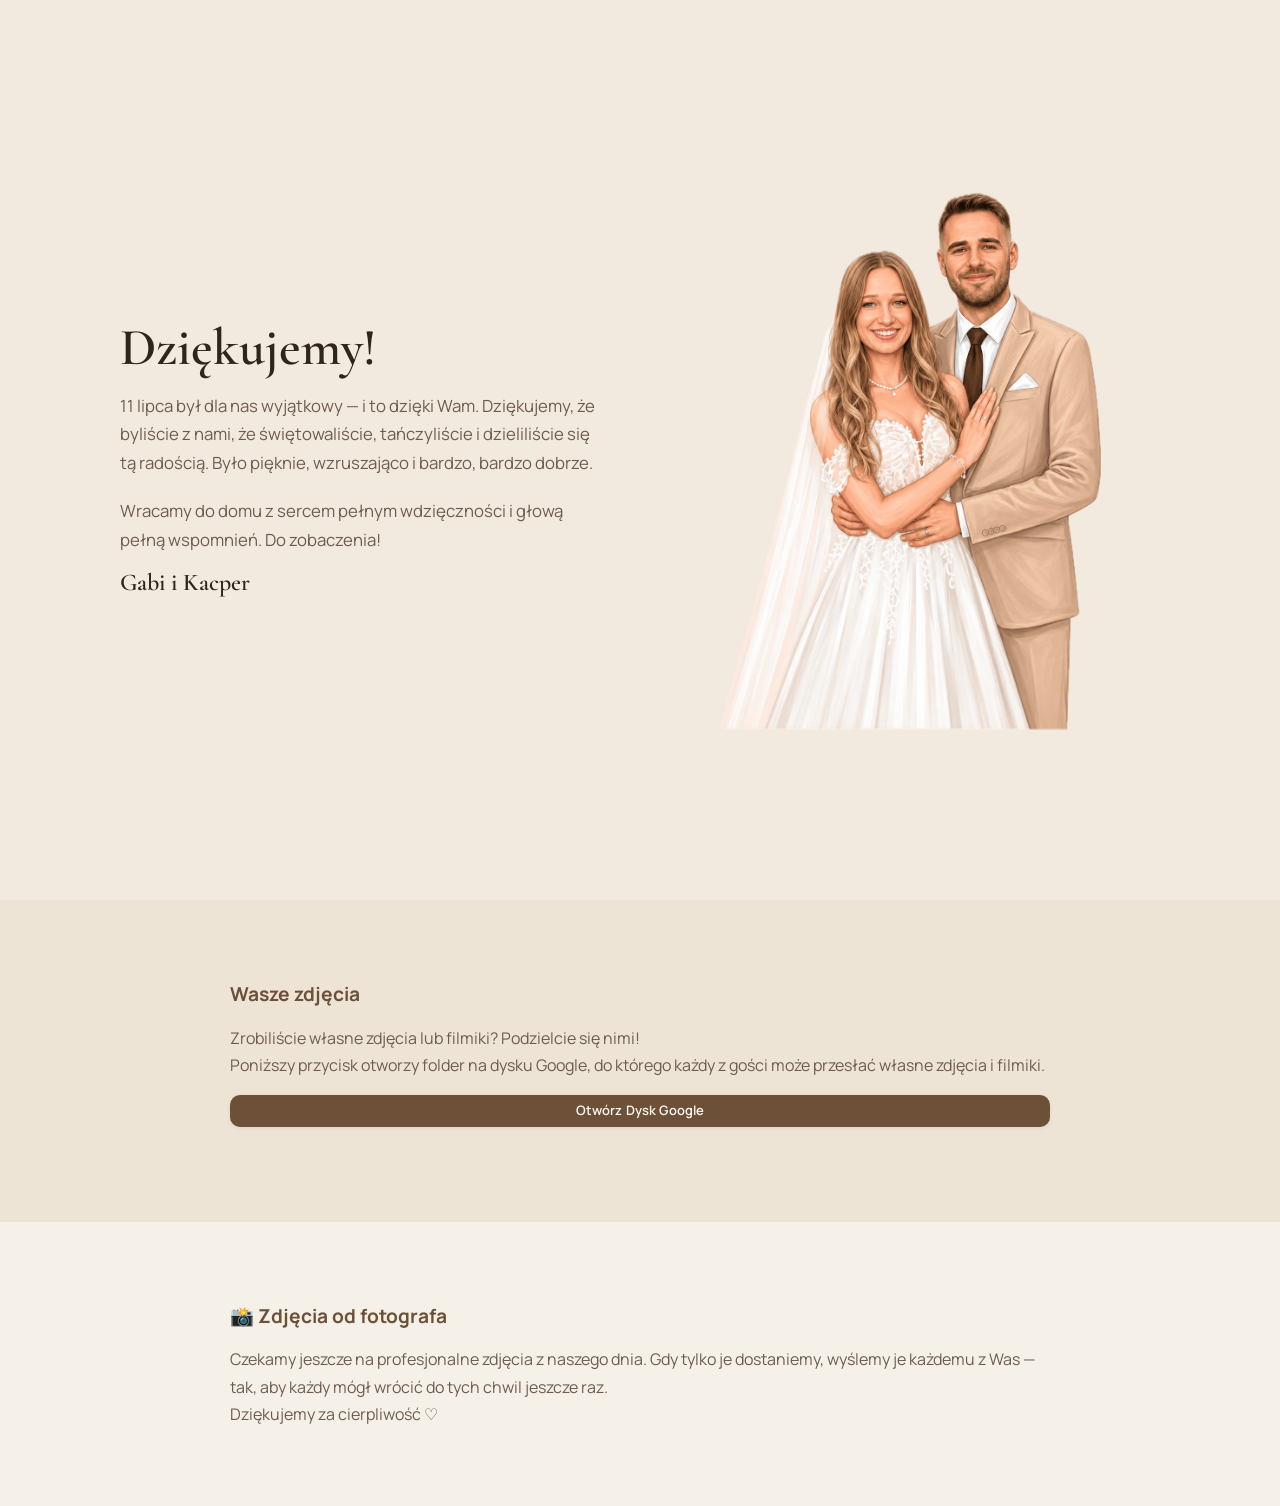
<file: index.html>
<!doctype html>
<html lang="pl">

<head>
  <meta charset="UTF-8" />
  <meta name="robots" content="noindex, nofollow">
  <meta name="viewport" content="width=device-width, initial-scale=1.0" />
  <title>Gabriela i Kacper</title>
  <meta name="description" content="11.07.2026 • Dziękujemy za wspólnie spędzony dzień" />
  <meta property="og:title" content="Gabriela i Kacper">
  <meta property="og:description" content="11.07.2026 • Dziękujemy za wspólnie spędzony dzień">
  <meta property="og:image" content="https://www.gabi-kacper.pl/og-image-gk.jpg">
  <meta property="og:url" content="https://www.gabi-kacper.pl/">
  <link rel="preconnect" href="https://fonts.googleapis.com" />
  <link rel="preconnect" href="https://fonts.gstatic.com" crossorigin />
  <link
    href="https://fonts.googleapis.com/css2?family=Cormorant+Garamond:wght@400;500;600;700&family=Manrope:wght@400;500;600;700&display=swap"
    rel="stylesheet" />
  <link rel="stylesheet" href="./styles.css" />
</head>

<!-- Google tag (gtag.js) -->
<script async src="https://www.googletagmanager.com/gtag/js?id=G-9XC9R5BTX1"></script>
<script>
  window.dataLayer = window.dataLayer || [];
  function gtag() { dataLayer.push(arguments); }
  gtag('js', new Date());
  gtag('config', 'G-9XC9R5BTX1');
</script>

<body>
  <main id="start">
    <section class="hero hero-home section section-plain" style="min-height: 100vh;">
      <div class="container hero-grid" style="margin: 0 auto;">

        <div class="hero-copy">
          <h1>Dziękujemy!</h1>

          <p class="hero-lead">
            11 lipca był dla nas wyjątkowy — i to dzięki Wam. Dziękujemy, że byliście z nami, że świętowaliście,
            tańczyliście i dzieliliście się tą radością. Było pięknie, wzruszająco i bardzo, bardzo dobrze.
          </p>

          <p class="hero-lead" style="margin-top: 1.25rem;">
            Wracamy do domu z sercem pełnym wdzięczności i głową pełną wspomnień. Do zobaczenia!
          </p>

          <h3 class="hero-date" style="padding-top: 8px; margin-bottom: 0;">Gabi i Kacper</h3>
        </div>

        <div class="hero-visual" style="padding-top: 0;">
          <div class="photo-placeholder" style="padding: 0; padding-top: 20px;">
            <img src="./gabi-kacper.png" alt="Gabriela i Kacper">
          </div>
        </div>

      </div>
    </section>

    <section class="section section-tint" id="zdjecia">
      <div class="container">
        <article class="timeline-item">
          <p class="eyebrow-big">Wasze zdjęcia</p>
          <div class="timeline-content">
            <p>
              Zrobiliście własne zdjęcia lub filmiki? Podzielcie się nimi!
              <br />
              Poniższy przycisk otworzy folder na dysku Google, do którego każdy z gości może przesłać własne zdjęcia i
              filmiki.
            </p>
            <p>
              <a class="text-link"
                href="https://drive.google.com/drive/folders/1z8r4OT8mo3P-0a9zrAPdYH2qPw1SjypY?usp=share_link"
                target="_blank" rel="noreferrer"
                style="width:100% !important; margin-top: 16px; margin-bottom: 16px;">Otwórz Dysk
                Google</a>
            </p>
          </div>
        </article>
      </div>
    </section>

    <section class="section section-plain" id="fotograf">
      <div class="container">
        <article class="timeline-item">
          <p class="eyebrow-big">📸 Zdjęcia od fotografa</p>
          <div class="timeline-content">
            <p>
              Czekamy jeszcze na profesjonalne zdjęcia z naszego dnia. Gdy tylko je dostaniemy, wyślemy je
              każdemu z Was — tak, aby każdy mógł wrócić do tych chwil jeszcze raz.
            </p>
            <p>
              Dziękujemy za cierpliwość ♡
            </p>
          </div>
        </article>
      </div>
    </section>
  </main>
</body>

</html>
</file>
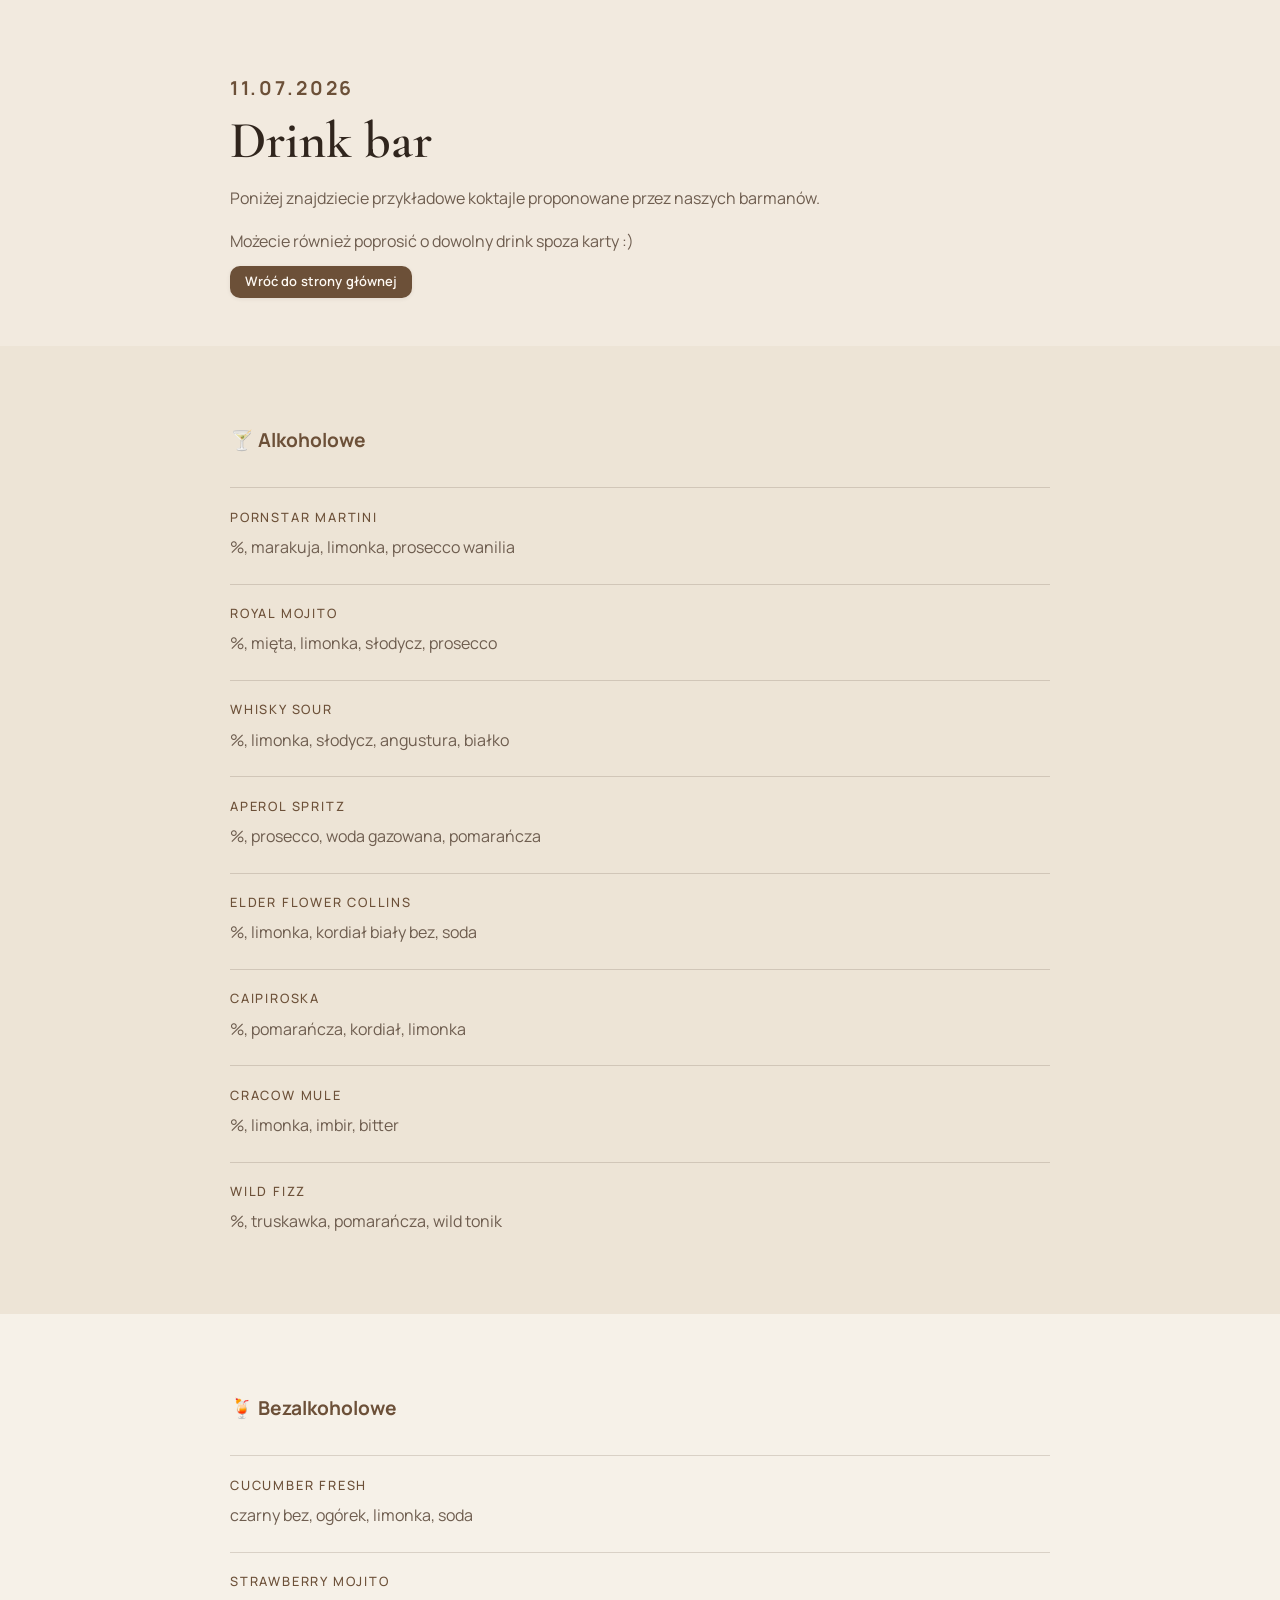
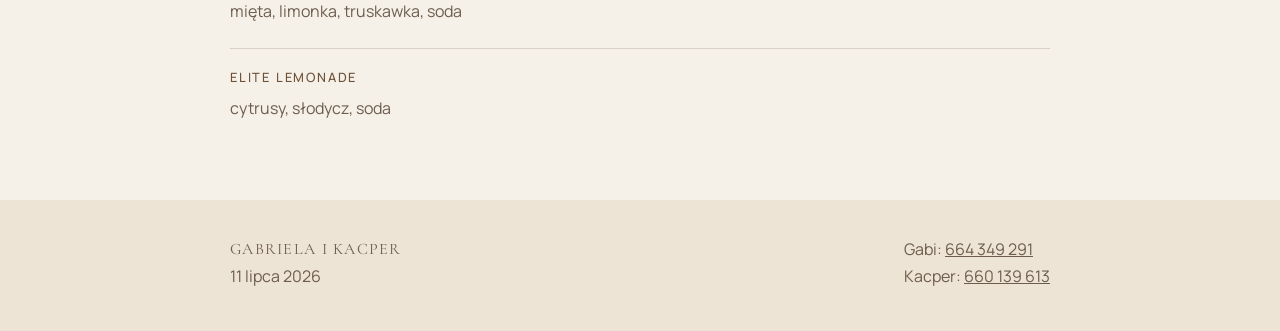
<file: wip/bar.html>
<!doctype html>
<html lang="pl">

<head>
    <meta charset="UTF-8" />
    <meta name="viewport" content="width=device-width, initial-scale=1.0" />
    <title>Drink bar — Gabriela i Kacper</title>
    <meta name="description"
        content="Propozycje koktajli alkoholowych i bezalkoholowych na weselu Gabrieli i Kacpra, 11 lipca 2026." />
    <link rel="preconnect" href="https://fonts.googleapis.com" />
    <link rel="preconnect" href="https://fonts.gstatic.com" crossorigin />
    <link
        href="https://fonts.googleapis.com/css2?family=Cormorant+Garamond:wght@400;500;600;700&family=Manrope:wght@400;500;600;700&display=swap"
        rel="stylesheet" />
    <link rel="stylesheet" href="./styles.css" />
</head>

<!-- Google tag (gtag.js) -->
<script async src="https://www.googletagmanager.com/gtag/js?id=G-9XC9R5BTX1"></script>
<script>
    window.dataLayer = window.dataLayer || [];
    function gtag() { dataLayer.push(arguments); }
    gtag('js', new Date());
    gtag('config', 'G-9XC9R5BTX1');
</script>

<body>
    <main id="start">
        <section class="hero section section-plain">
            <div class="container">
                <div class="hero-copy">
                    <p class="eyebrow eyebrow-big">11.07.2026</p>
                    <h1>Drink bar</h1>
                    <p class="hero-lead">
                        Poniżej znajdziecie przykładowe koktajle proponowane przez naszych barmanów.
                    </p>
                    <p class="hero-lead">
                        Możecie również poprosić o dowolny drink spoza karty :)
                    </p>
                    <a class="text-link" href="./index.html#bar">Wróć do strony głównej</a>
                </div>
            </div>
        </section>

        <section class="section section-tint" id="alkoholowe">
            <div class="container">
                <div class="timeline">
                    <article class="timeline-item">
                        <p class="eyebrow-big">🍸 Alkoholowe</p>
                    </article>

                    <article class="timeline-item">
                        <p class="card-kicker card-kicker-medium">Pornstar martini</p>
                        <div class="timeline-content">
                            <p>%, marakuja, limonka, prosecco wanilia</p>
                        </div>
                    </article>

                    <article class="timeline-item">
                        <p class="card-kicker card-kicker-medium">Royal mojito</p>
                        <div class="timeline-content">
                            <p>%, mięta, limonka, słodycz, prosecco</p>
                        </div>
                    </article>

                    <article class="timeline-item">
                        <p class="card-kicker card-kicker-medium">Whisky sour</p>
                        <div class="timeline-content">
                            <p>%, limonka, słodycz, angustura, białko</p>
                        </div>
                    </article>

                    <article class="timeline-item">
                        <p class="card-kicker card-kicker-medium">Aperol spritz</p>
                        <div class="timeline-content">
                            <p>%, prosecco, woda gazowana, pomarańcza</p>
                        </div>
                    </article>

                    <article class="timeline-item">
                        <p class="card-kicker card-kicker-medium">Elder flower collins</p>
                        <div class="timeline-content">
                            <p>%, limonka, kordiał biały bez, soda</p>
                        </div>
                    </article>

                    <article class="timeline-item">
                        <p class="card-kicker card-kicker-medium">Caipiroska</p>
                        <div class="timeline-content">
                            <p>%, pomarańcza, kordiał, limonka</p>
                        </div>
                    </article>

                    <article class="timeline-item">
                        <p class="card-kicker card-kicker-medium">Cracow mule</p>
                        <div class="timeline-content">
                            <p>%, limonka, imbir, bitter</p>
                        </div>
                    </article>

                    <article class="timeline-item">
                        <p class="card-kicker card-kicker-medium">Wild fizz</p>
                        <div class="timeline-content">
                            <p>%, truskawka, pomarańcza, wild tonik</p>
                        </div>
                    </article>
                </div>
            </div>
        </section>

        <section class="section section-plain" id="bezalkoholowe">
            <div class="container">
                <div class="timeline">
                    <article class="timeline-item">
                        <p class="eyebrow-big">🍹 Bezalkoholowe</p>
                    </article>

                    <article class="timeline-item">
                        <p class="card-kicker card-kicker-medium">Cucumber fresh</p>
                        <div class="timeline-content">
                            <p>czarny bez, ogórek, limonka, soda</p>
                        </div>
                    </article>

                    <article class="timeline-item">
                        <p class="card-kicker card-kicker-medium">Strawberry mojito</p>
                        <div class="timeline-content">
                            <p>mięta, limonka, truskawka, soda</p>
                        </div>
                    </article>

                    <article class="timeline-item">
                        <p class="card-kicker card-kicker-medium">Elite lemonade</p>
                        <div class="timeline-content">
                            <p>cytrusy, słodycz, soda</p>
                        </div>
                    </article>
                </div>
            </div>
        </section>
    </main>

    <footer class="site-footer footer-tint">
        <div class="container footer-shell">
            <div>
                <p class="footer-mark">Gabriela i Kacper</p>
                <p>11 lipca 2026</p>
            </div>
            <div>
                <p>
                    Gabi: <a href="tel:664349291">664 349 291</a>
                    <br />
                    Kacper: <a href="tel:660139613">660 139 613</a>
                </p>
            </div>
        </div>
    </footer>
</body>

</html>
</file>
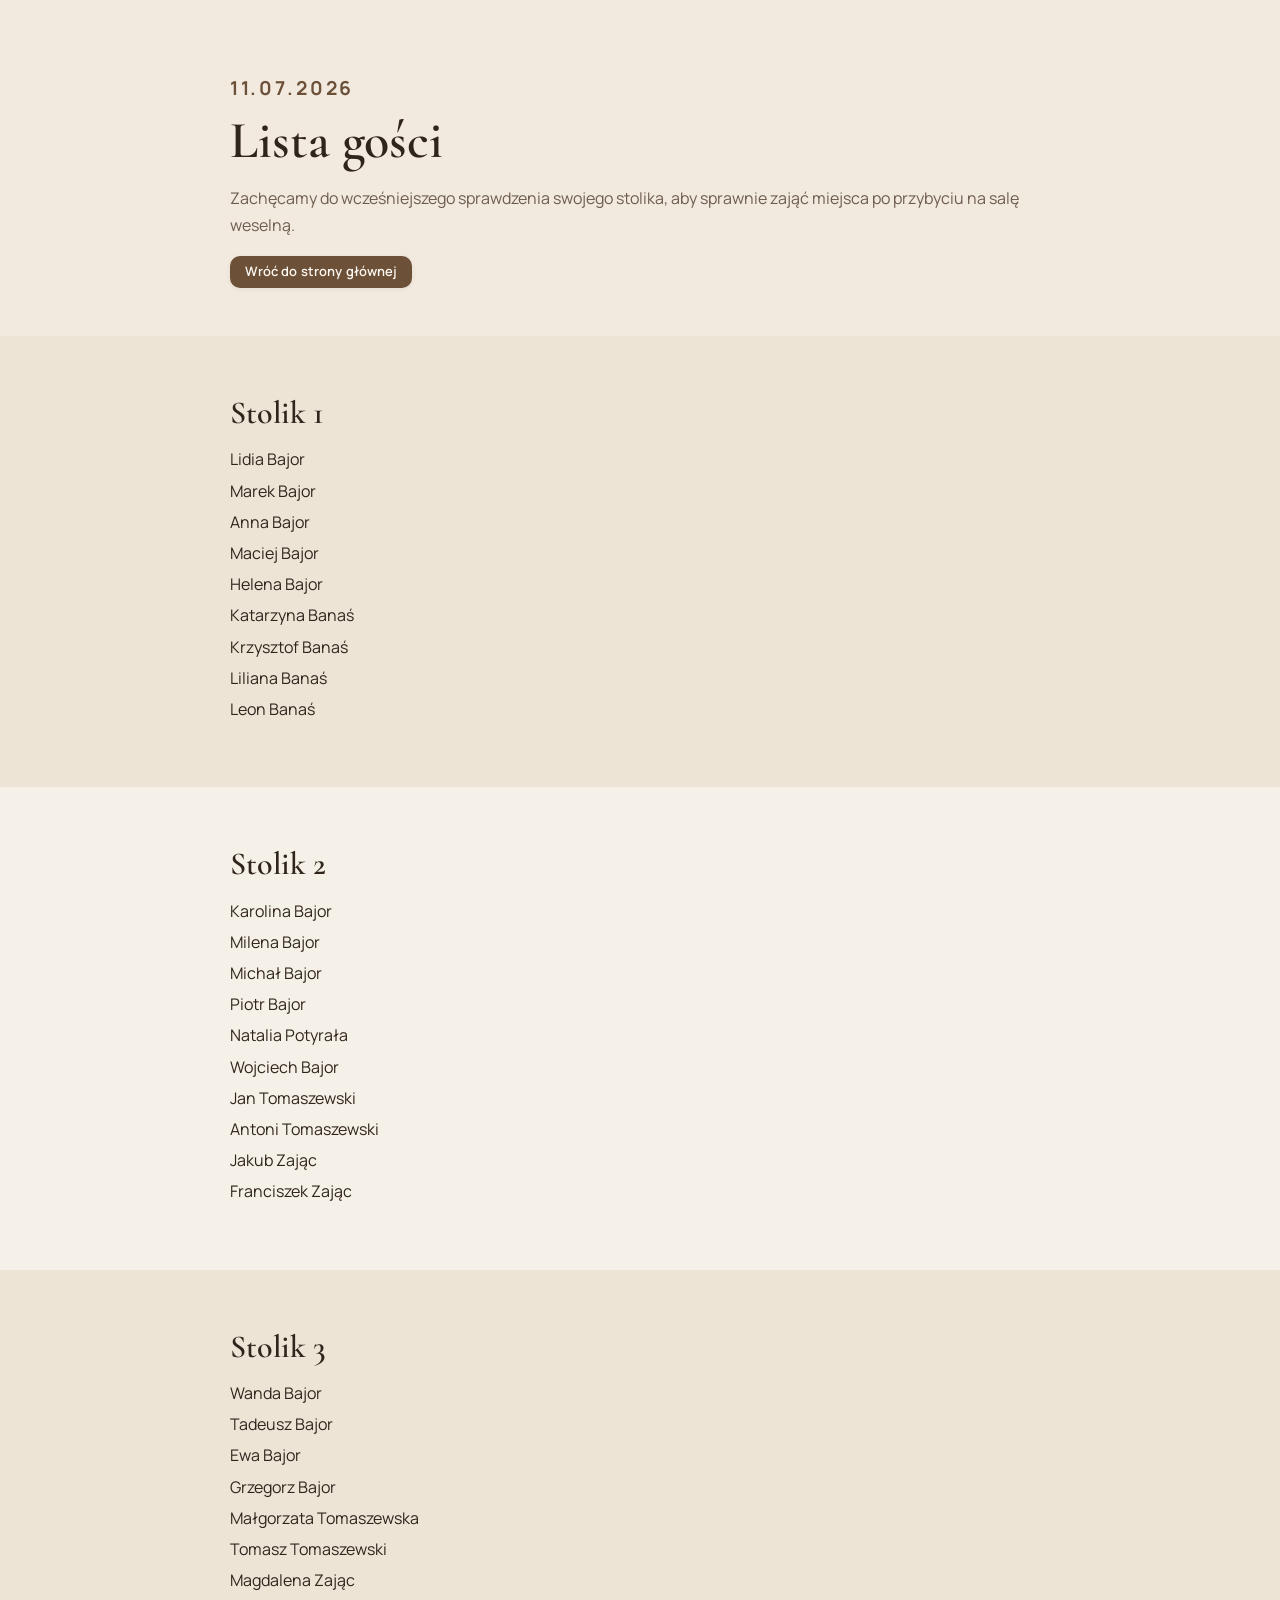
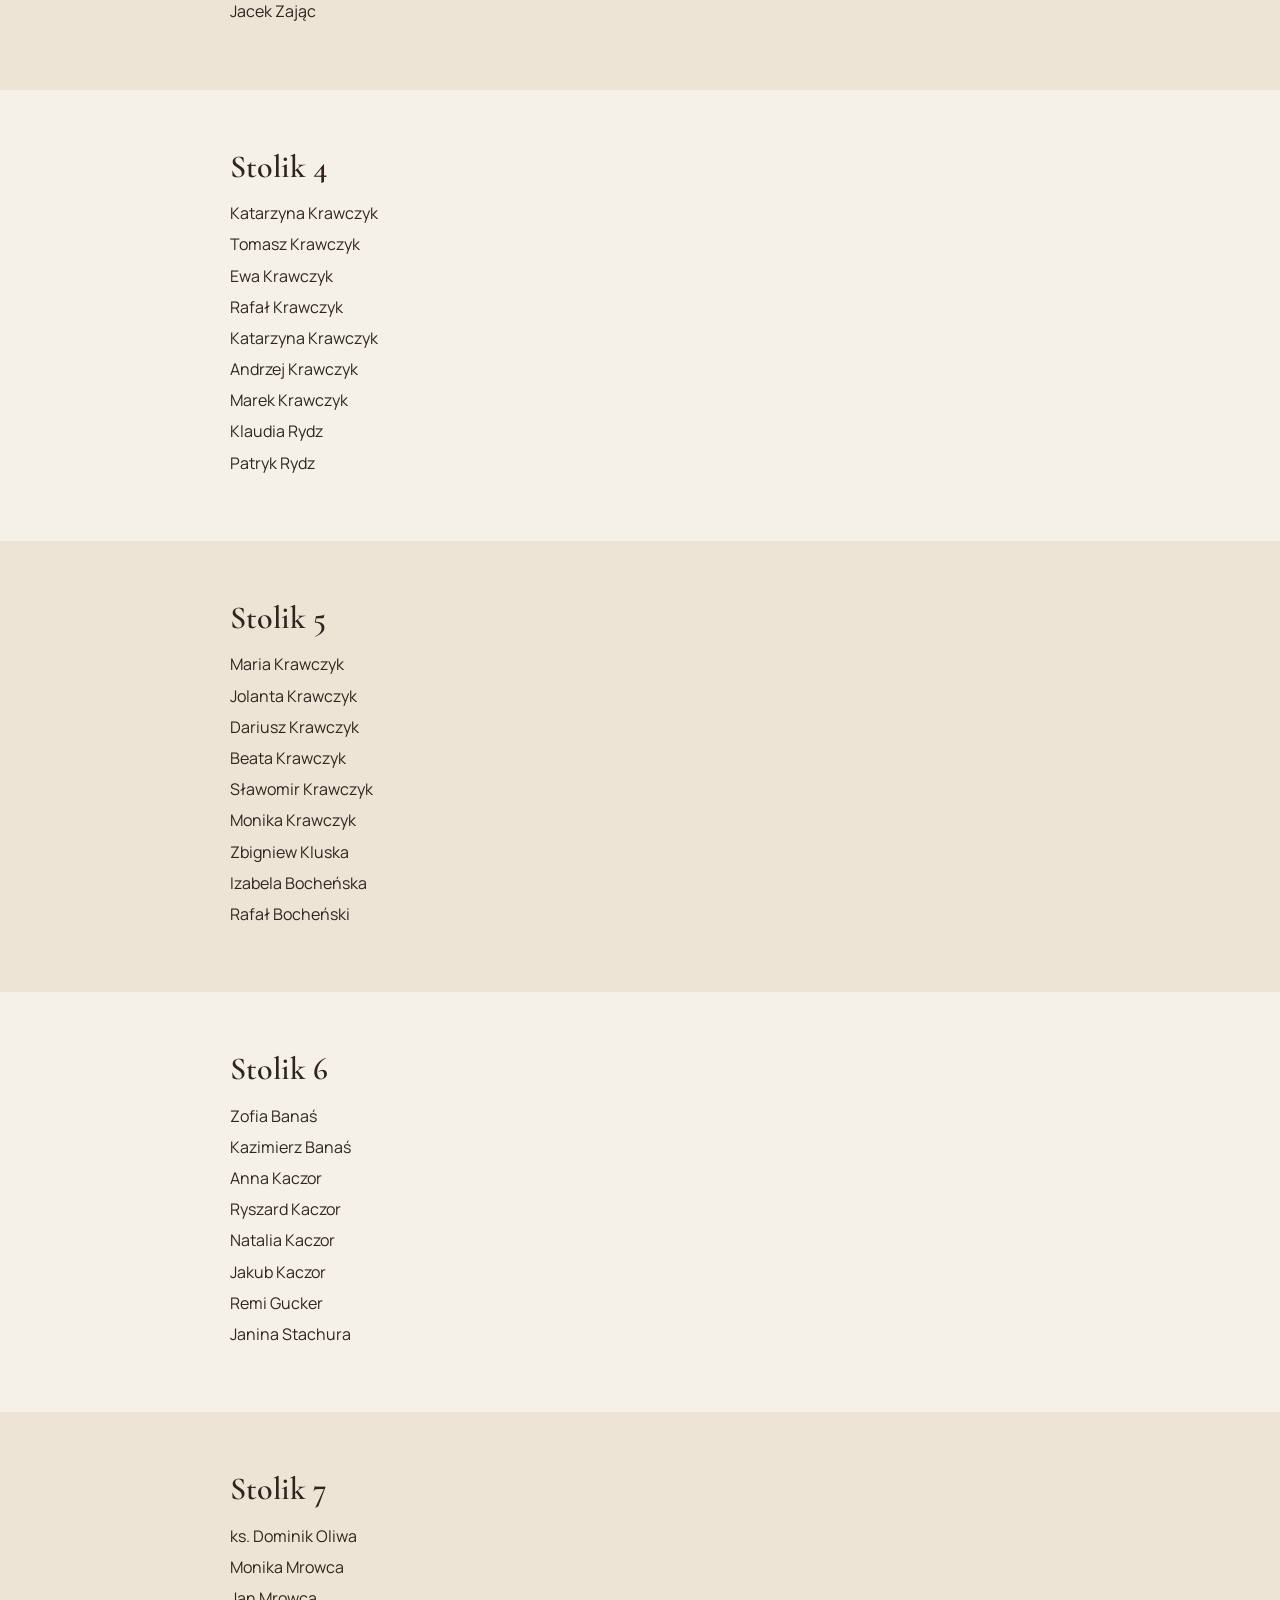
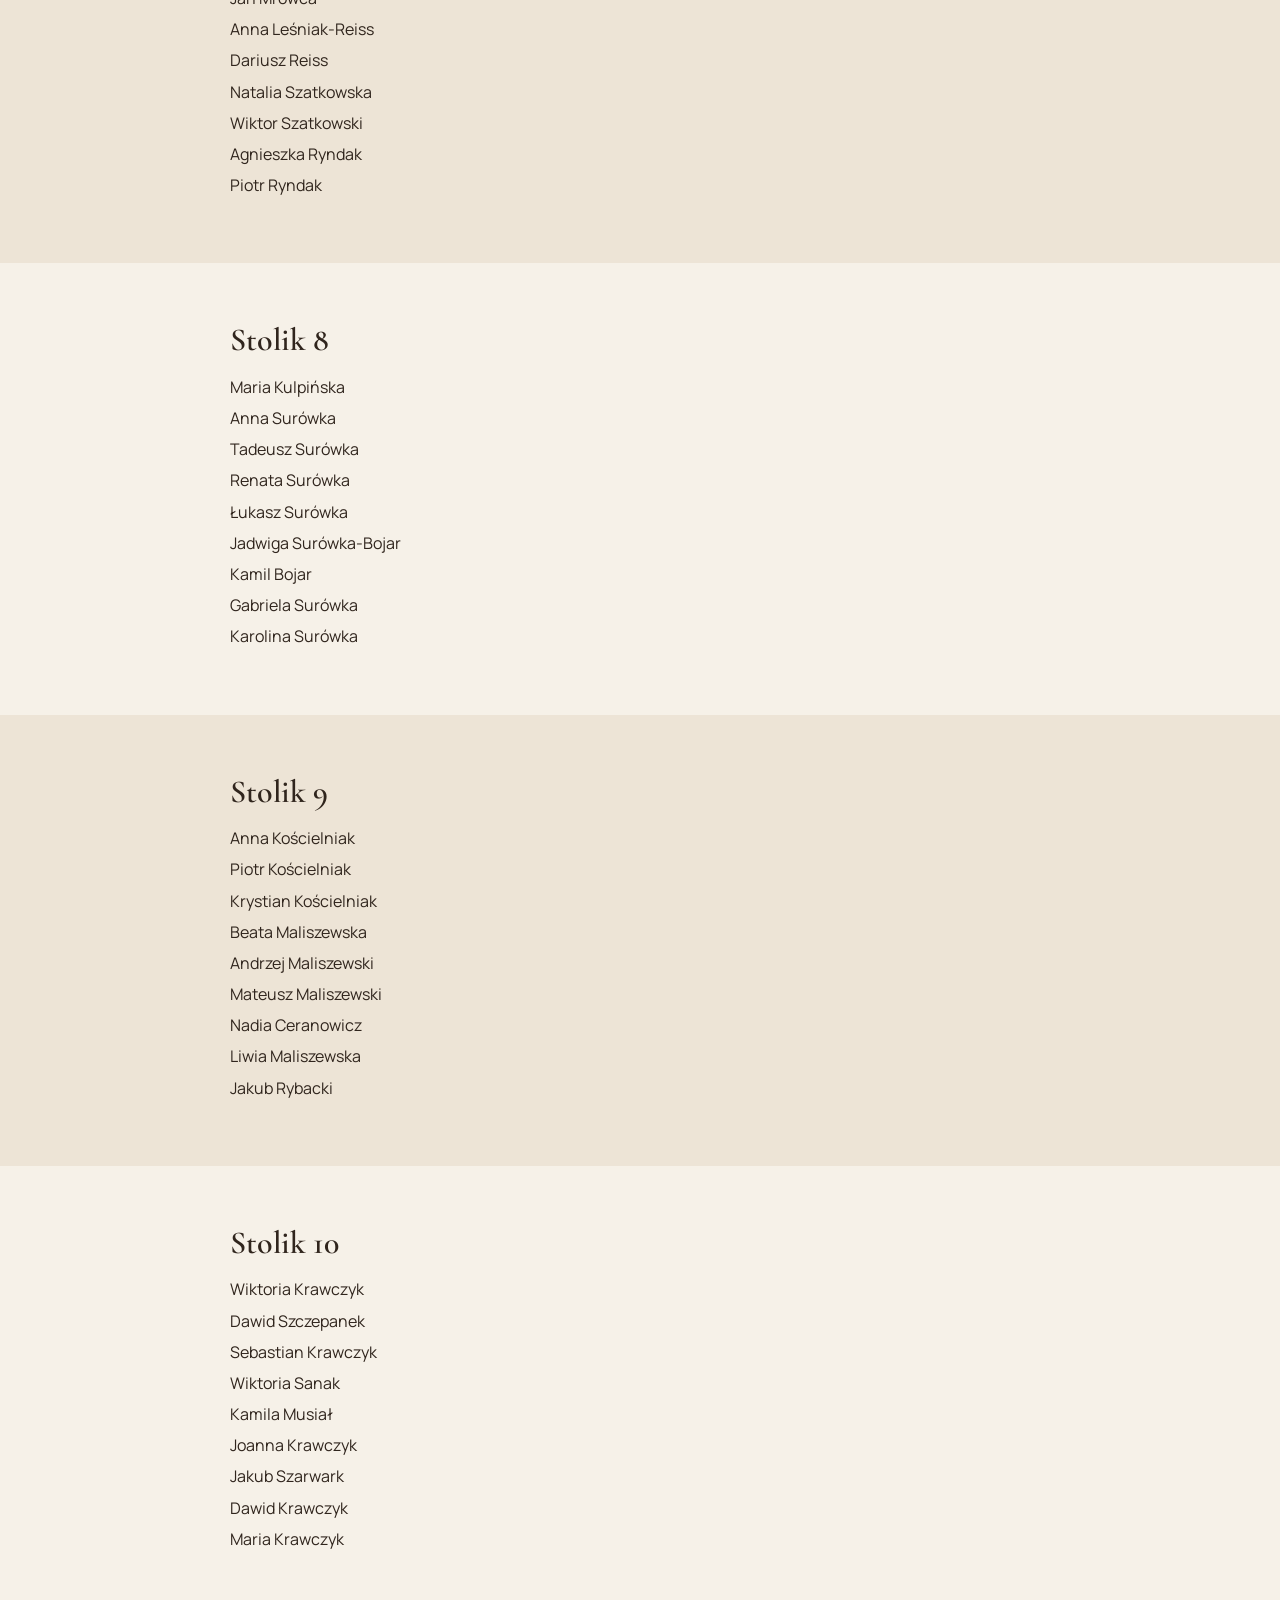
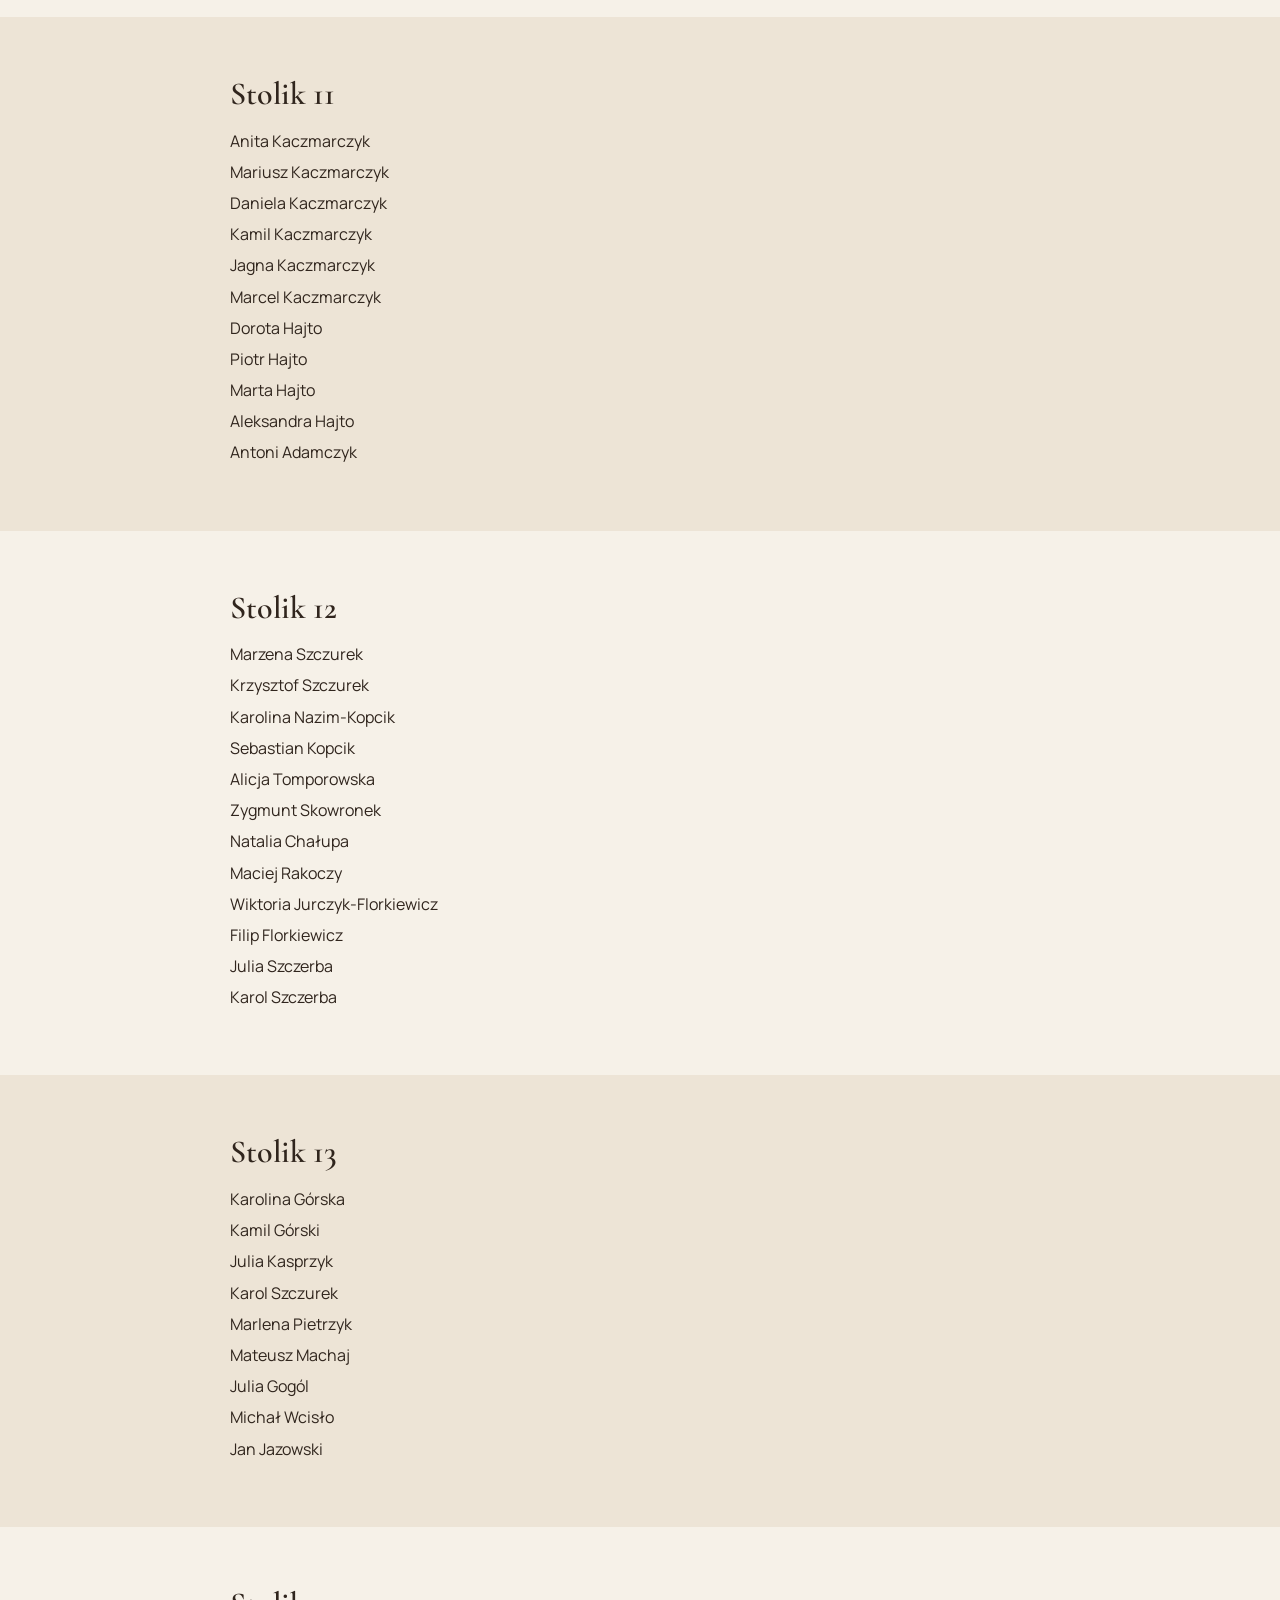
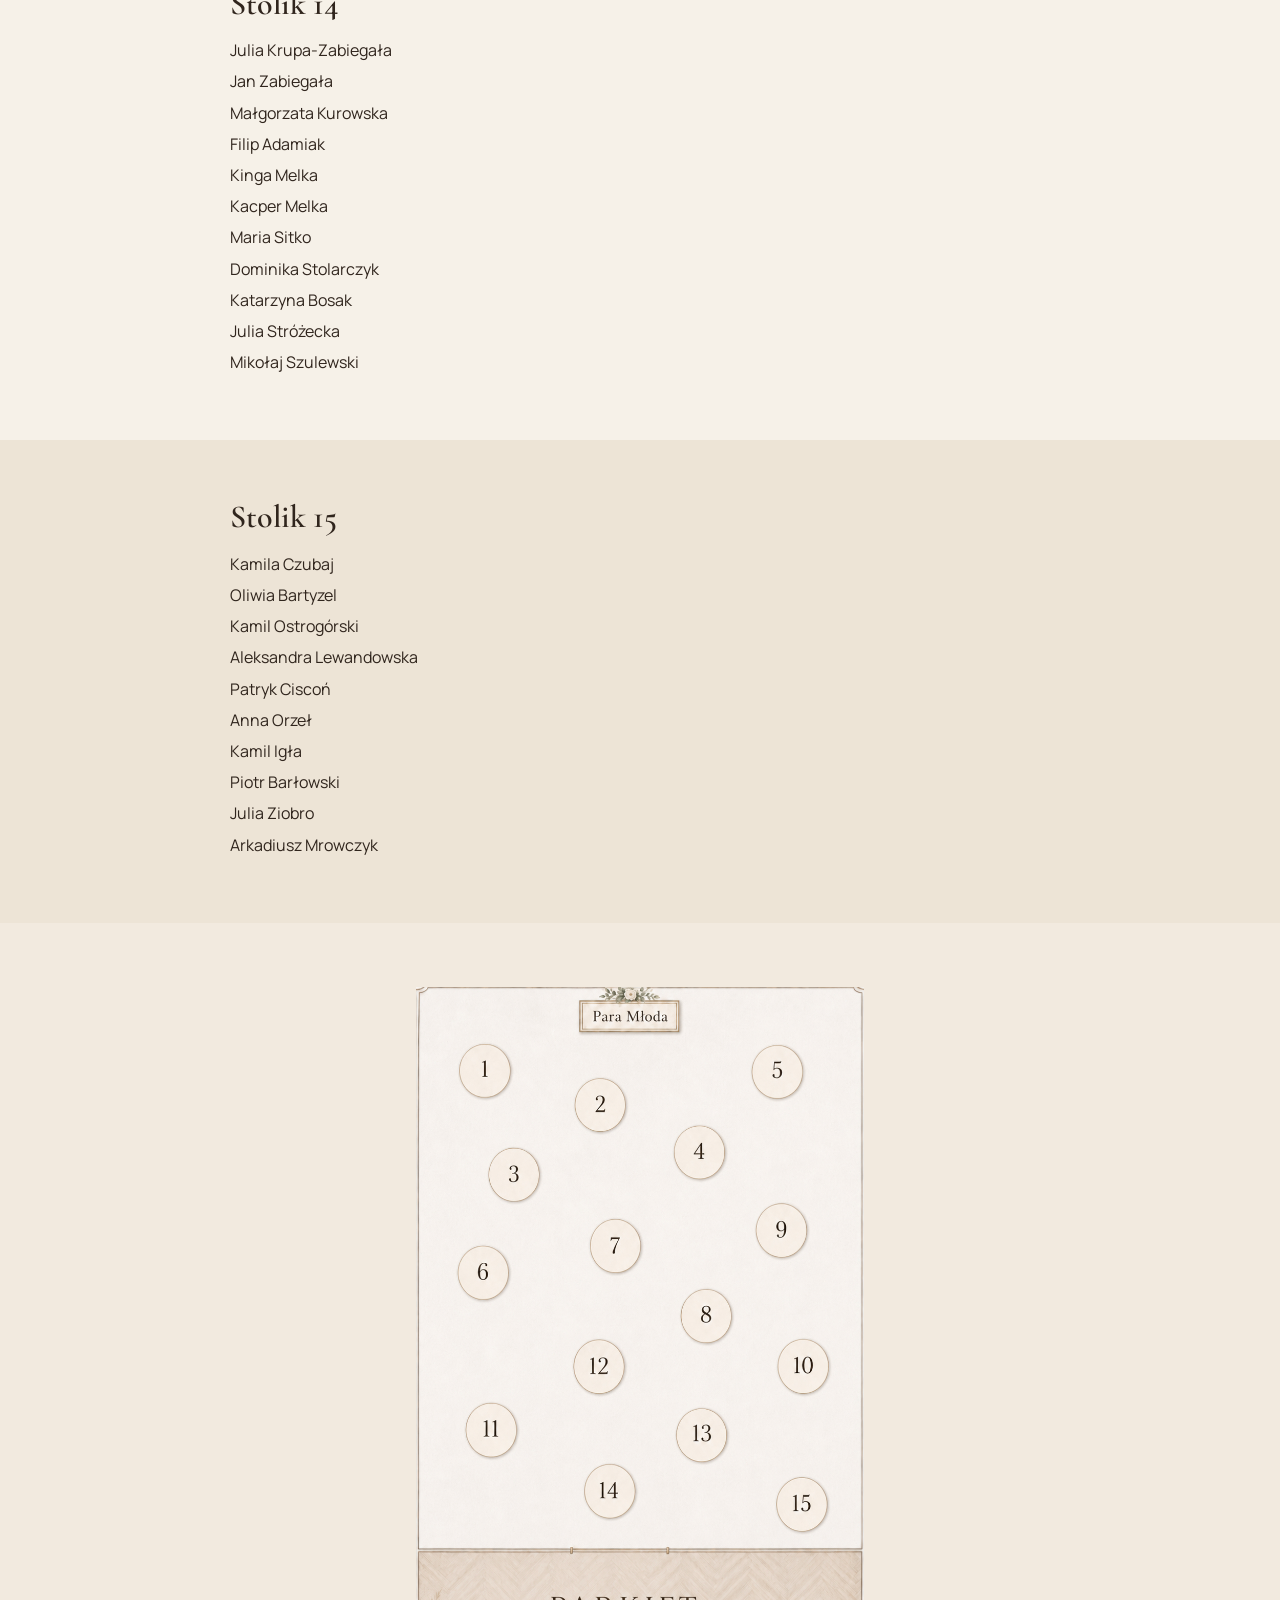
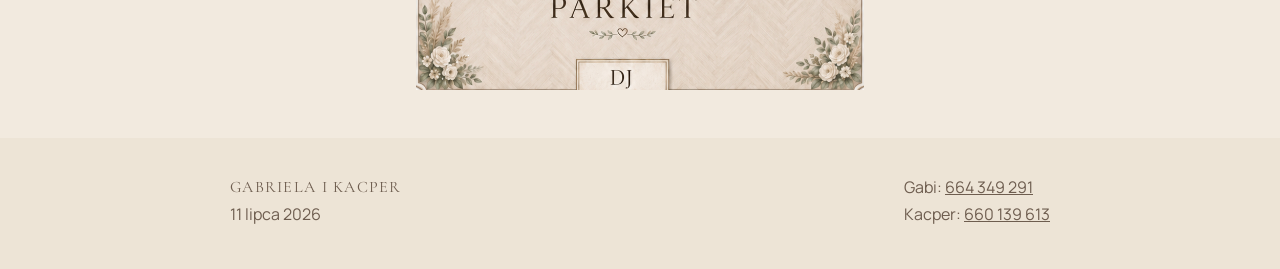
<file: wip/lista-gosci.html>
<!doctype html>
<html lang="pl">

<head>
  <meta charset="UTF-8" />
  <meta name="viewport" content="width=device-width, initial-scale=1.0" />
  <title>Lista gości — Gabriela i Kacper</title>
  <meta name="description"
    content="Wersja robocza rozsadzenia gości weselnych przy stolikach — Gabriela i Kacper, 11 lipca 2026." />
  <link rel="preconnect" href="https://fonts.googleapis.com" />
  <link rel="preconnect" href="https://fonts.gstatic.com" crossorigin />
  <link
    href="https://fonts.googleapis.com/css2?family=Cormorant+Garamond:wght@400;500;600;700&family=Manrope:wght@400;500;600;700&display=swap"
    rel="stylesheet" />
  <link rel="stylesheet" href="./styles.css" />
</head>

<!-- Google tag (gtag.js) -->
<script async src="https://www.googletagmanager.com/gtag/js?id=G-9XC9R5BTX1"></script>
<script>
  window.dataLayer = window.dataLayer || [];
  function gtag() { dataLayer.push(arguments); }
  gtag('js', new Date());
  gtag('config', 'G-9XC9R5BTX1');
</script>

<body>
  <main id="start">
    <section class="hero section section-plain">
      <div class="container">
        <div class="hero-copy">
          <p class="eyebrow eyebrow-big">11.07.2026</p>
          <h1>Lista gości</h1>
          <p class="hero-lead" style="margin-bottom: 6px;">
            Zachęcamy do wcześniejszego sprawdzenia swojego stolika, aby sprawnie zająć miejsca po przybyciu na salę
            weselną.
          </p>
          <a class="text-link" href="./index.html#rozsadzenie-gosci">Wróć do strony głównej</a>
        </div>
      </div>
    </section>

    <section class="section section-tint" id="stolik1">
      <div class="container">
        <div class="place-list">
          <article class="place-item guest-table-card">
            <h3 style="margin-bottom: 16px;">Stolik 1</h3>
            <p style="margin-bottom: 4px;">Lidia Bajor</p>
            <p style="margin-bottom: 4px;">Marek Bajor</p>
            <p style="margin-bottom: 4px;">Anna Bajor</p>
            <p style="margin-bottom: 4px;">Maciej Bajor</p>
            <p style="margin-bottom: 4px;">Helena Bajor</p>
            <p style="margin-bottom: 4px;">Katarzyna Banaś</p>
            <p style="margin-bottom: 4px;">Krzysztof Banaś</p>
            <p style="margin-bottom: 4px;">Liliana Banaś</p>
            <p style="margin-bottom: 4px;">Leon Banaś</p>
          </article>
        </div>
      </div>
    </section>

    <section class="section section-plain" id="stolik2">
      <div class="container">
        <div class="place-list">
          <article class="place-item guest-table-card">
            <h3 style="margin-bottom: 16px;">Stolik 2</h3>
            <p style="margin-bottom: 4px;">Karolina Bajor</p>
            <p style="margin-bottom: 4px;">Milena Bajor</p>
            <p style="margin-bottom: 4px;">Michał Bajor</p>
            <p style="margin-bottom: 4px;">Piotr Bajor</p>
            <p style="margin-bottom: 4px;">Natalia Potyrała</p>
            <p style="margin-bottom: 4px;">Wojciech Bajor</p>
            <p style="margin-bottom: 4px;">Jan Tomaszewski</p>
            <p style="margin-bottom: 4px;">Antoni Tomaszewski</p>
            <p style="margin-bottom: 4px;">Jakub Zając</p>
            <p style="margin-bottom: 4px;">Franciszek Zając</p>
          </article>
        </div>
      </div>
    </section>

    <section class="section section-tint" id="stolik3">
      <div class="container">
        <div class="place-list">
          <article class="place-item guest-table-card">
            <h3 style="margin-bottom: 16px;">Stolik 3</h3>
            <p style="margin-bottom: 4px;">Wanda Bajor</p>
            <p style="margin-bottom: 4px;">Tadeusz Bajor</p>
            <p style="margin-bottom: 4px;">Ewa Bajor</p>
            <p style="margin-bottom: 4px;">Grzegorz Bajor</p>
            <p style="margin-bottom: 4px;">Małgorzata Tomaszewska</p>
            <p style="margin-bottom: 4px;">Tomasz Tomaszewski</p>
            <p style="margin-bottom: 4px;">Magdalena Zając</p>
            <p style="margin-bottom: 4px;">Jacek Zając</p>
          </article>
        </div>
      </div>
    </section>

    <section class="section section-plain" id="stolik4">
      <div class="container">
        <div class="place-list">
          <article class="place-item guest-table-card">
            <h3 style="margin-bottom: 16px;">Stolik 4</h3>
            <p style="margin-bottom: 4px;">Katarzyna Krawczyk</p>
            <p style="margin-bottom: 4px;">Tomasz Krawczyk</p>
            <p style="margin-bottom: 4px;">Ewa Krawczyk</p>
            <p style="margin-bottom: 4px;">Rafał Krawczyk</p>
            <p style="margin-bottom: 4px;">Katarzyna Krawczyk</p>
            <p style="margin-bottom: 4px;">Andrzej Krawczyk</p>
            <p style="margin-bottom: 4px;">Marek Krawczyk</p>
            <p style="margin-bottom: 4px;">Klaudia Rydz</p>
            <p style="margin-bottom: 4px;">Patryk Rydz</p>
          </article>
        </div>
      </div>
    </section>

    <section class="section section-tint" id="stolik5">
      <div class="container">
        <div class="place-list">
          <article class="place-item guest-table-card">
            <h3 style="margin-bottom: 16px;">Stolik 5</h3>
            <p style="margin-bottom: 4px;">Maria Krawczyk</p>
            <p style="margin-bottom: 4px;">Jolanta Krawczyk</p>
            <p style="margin-bottom: 4px;">Dariusz Krawczyk</p>
            <p style="margin-bottom: 4px;">Beata Krawczyk</p>
            <p style="margin-bottom: 4px;">Sławomir Krawczyk</p>
            <p style="margin-bottom: 4px;">Monika Krawczyk</p>
            <p style="margin-bottom: 4px;">Zbigniew Kluska</p>
            <p style="margin-bottom: 4px;">Izabela Bocheńska</p>
            <p style="margin-bottom: 4px;">Rafał Bocheński</p>
          </article>
        </div>
      </div>
    </section>

    <section class="section section-plain" id="stolik6">
      <div class="container">
        <div class="place-list">
          <article class="place-item guest-table-card">
            <h3 style="margin-bottom: 16px;">Stolik 6</h3>
            <p style="margin-bottom: 4px;">Zofia Banaś</p>
            <p style="margin-bottom: 4px;">Kazimierz Banaś</p>
            <p style="margin-bottom: 4px;">Anna Kaczor</p>
            <p style="margin-bottom: 4px;">Ryszard Kaczor</p>
            <p style="margin-bottom: 4px;">Natalia Kaczor</p>
            <p style="margin-bottom: 4px;">Jakub Kaczor</p>
            <p style="margin-bottom: 4px;">Remi Gucker</p>
            <p style="margin-bottom: 4px;">Janina Stachura</p>
          </article>
        </div>
      </div>
    </section>

    <section class="section section-tint" id="stolik7">
      <div class="container">
        <div class="place-list">
          <article class="place-item guest-table-card">
            <h3 style="margin-bottom: 16px;">Stolik 7</h3>
            <p style="margin-bottom: 4px;">ks. Dominik Oliwa</p>
            <p style="margin-bottom: 4px;">Monika Mrowca</p>
            <p style="margin-bottom: 4px;">Jan Mrowca</p>
            <p style="margin-bottom: 4px;">Anna Leśniak-Reiss</p>
            <p style="margin-bottom: 4px;">Dariusz Reiss</p>
            <p style="margin-bottom: 4px;">Natalia Szatkowska</p>
            <p style="margin-bottom: 4px;">Wiktor Szatkowski</p>
            <p style="margin-bottom: 4px;">Agnieszka Ryndak</p>
            <p style="margin-bottom: 4px;">Piotr Ryndak</p>
          </article>
        </div>
      </div>
    </section>

    <section class="section section-plain" id="stolik8">
      <div class="container">
        <div class="place-list">
          <article class="place-item guest-table-card">
            <h3 style="margin-bottom: 16px;">Stolik 8</h3>
            <p style="margin-bottom: 4px;">Maria Kulpińska</p>
            <p style="margin-bottom: 4px;">Anna Surówka</p>
            <p style="margin-bottom: 4px;">Tadeusz Surówka</p>
            <p style="margin-bottom: 4px;">Renata Surówka</p>
            <p style="margin-bottom: 4px;">Łukasz Surówka</p>
            <p style="margin-bottom: 4px;">Jadwiga Surówka-Bojar</p>
            <p style="margin-bottom: 4px;">Kamil Bojar</p>
            <p style="margin-bottom: 4px;">Gabriela Surówka</p>
            <p style="margin-bottom: 4px;">Karolina Surówka</p>
          </article>
        </div>
      </div>
    </section>

    <section class="section section-tint" id="stolik9">
      <div class="container">
        <div class="place-list">
          <article class="place-item guest-table-card">
            <h3 style="margin-bottom: 16px;">Stolik 9</h3>
            <p style="margin-bottom: 4px;">Anna Kościelniak</p>
            <p style="margin-bottom: 4px;">Piotr Kościelniak</p>
            <p style="margin-bottom: 4px;">Krystian Kościelniak</p>
            <p style="margin-bottom: 4px;">Beata Maliszewska</p>
            <p style="margin-bottom: 4px;">Andrzej Maliszewski</p>
            <p style="margin-bottom: 4px;">Mateusz Maliszewski</p>
            <p style="margin-bottom: 4px;">Nadia Ceranowicz</p>
            <p style="margin-bottom: 4px;">Liwia Maliszewska</p>
            <p style="margin-bottom: 4px;">Jakub Rybacki</p>
          </article>
        </div>
      </div>
    </section>

    <section class="section section-plain" id="stolik10">
      <div class="container">
        <div class="place-list">
          <article class="place-item guest-table-card">
            <h3 style="margin-bottom: 16px;">Stolik 10</h3>
            <p style="margin-bottom: 4px;">Wiktoria Krawczyk</p>
            <p style="margin-bottom: 4px;">Dawid Szczepanek</p>
            <p style="margin-bottom: 4px;">Sebastian Krawczyk</p>
            <p style="margin-bottom: 4px;">Wiktoria Sanak</p>
            <p style="margin-bottom: 4px;">Kamila Musiał</p>
            <p style="margin-bottom: 4px;">Joanna Krawczyk</p>
            <p style="margin-bottom: 4px;">Jakub Szarwark</p>
            <p style="margin-bottom: 4px;">Dawid Krawczyk</p>
            <p style="margin-bottom: 4px;">Maria Krawczyk</p>
          </article>
        </div>
      </div>
    </section>

    <section class="section section-tint" id="stolik11">
      <div class="container">
        <div class="place-list">
          <article class="place-item guest-table-card">
            <h3 style="margin-bottom: 16px;">Stolik 11</h3>
            <p style="margin-bottom: 4px;">Anita Kaczmarczyk</p>
            <p style="margin-bottom: 4px;">Mariusz Kaczmarczyk</p>
            <p style="margin-bottom: 4px;">Daniela Kaczmarczyk</p>
            <p style="margin-bottom: 4px;">Kamil Kaczmarczyk</p>
            <p style="margin-bottom: 4px;">Jagna Kaczmarczyk</p>
            <p style="margin-bottom: 4px;">Marcel Kaczmarczyk</p>
            <p style="margin-bottom: 4px;">Dorota Hajto</p>
            <p style="margin-bottom: 4px;">Piotr Hajto</p>
            <p style="margin-bottom: 4px;">Marta Hajto</p>
            <p style="margin-bottom: 4px;">Aleksandra Hajto</p>
            <p style="margin-bottom: 4px;">Antoni Adamczyk</p>
          </article>
        </div>
      </div>
    </section>

    <section class="section section-plain" id="stolik12">
      <div class="container">
        <div class="place-list">
          <article class="place-item guest-table-card">
            <h3 style="margin-bottom: 16px;">Stolik 12</h3>
            <p style="margin-bottom: 4px;">Marzena Szczurek</p>
            <p style="margin-bottom: 4px;">Krzysztof Szczurek</p>
            <p style="margin-bottom: 4px;">Karolina Nazim-Kopcik</p>
            <p style="margin-bottom: 4px;">Sebastian Kopcik</p>
            <p style="margin-bottom: 4px;">Alicja Tomporowska</p>
            <p style="margin-bottom: 4px;">Zygmunt Skowronek</p>
            <p style="margin-bottom: 4px;">Natalia Chałupa</p>
            <p style="margin-bottom: 4px;">Maciej Rakoczy</p>
            <p style="margin-bottom: 4px;">Wiktoria Jurczyk-Florkiewicz</p>
            <p style="margin-bottom: 4px;">Filip Florkiewicz</p>
            <p style="margin-bottom: 4px;">Julia Szczerba</p>
            <p style="margin-bottom: 4px;">Karol Szczerba</p>
          </article>
        </div>
      </div>
    </section>

    <section class="section section-tint" id="stolik13">
      <div class="container">
        <div class="place-list">
          <article class="place-item guest-table-card">
            <h3 style="margin-bottom: 16px;">Stolik 13</h3>
            <p style="margin-bottom: 4px;">Karolina Górska</p>
            <p style="margin-bottom: 4px;">Kamil Górski</p>
            <p style="margin-bottom: 4px;">Julia Kasprzyk</p>
            <p style="margin-bottom: 4px;">Karol Szczurek</p>
            <p style="margin-bottom: 4px;">Marlena Pietrzyk</p>
            <p style="margin-bottom: 4px;">Mateusz Machaj</p>
            <p style="margin-bottom: 4px;">Julia Gogól</p>
            <p style="margin-bottom: 4px;">Michał Wcisło</p>
            <p style="margin-bottom: 4px;">Jan Jazowski</p>
          </article>
        </div>
      </div>
    </section>

    <section class="section section-plain" id="stolik14">
      <div class="container">
        <div class="place-list">
          <article class="place-item guest-table-card">
            <h3 style="margin-bottom: 16px;">Stolik 14</h3>
            <p style="margin-bottom: 4px;">Julia Krupa-Zabiegała</p>
            <p style="margin-bottom: 4px;">Jan Zabiegała</p>
            <p style="margin-bottom: 4px;">Małgorzata Kurowska</p>
            <p style="margin-bottom: 4px;">Filip Adamiak</p>
            <p style="margin-bottom: 4px;">Kinga Melka</p>
            <p style="margin-bottom: 4px;">Kacper Melka</p>
            <p style="margin-bottom: 4px;">Maria Sitko</p>
            <p style="margin-bottom: 4px;">Dominika Stolarczyk</p>
            <p style="margin-bottom: 4px;">Katarzyna Bosak</p>
            <p style="margin-bottom: 4px;">Julia Stróżecka</p>
            <p style="margin-bottom: 4px;">Mikołaj Szulewski</p>
          </article>
        </div>
      </div>
    </section>

    <section class="section section-tint" id="stolik15">
      <div class="container">
        <div class="place-list">
          <article class="place-item guest-table-card">
            <h3 style="margin-bottom: 16px;">Stolik 15</h3>
            <p style="margin-bottom: 4px;">Kamila Czubaj</p>
            <p style="margin-bottom: 4px;">Oliwia Bartyzel</p>
            <p style="margin-bottom: 4px;">Kamil Ostrogórski</p>
            <p style="margin-bottom: 4px;">Aleksandra Lewandowska</p>
            <p style="margin-bottom: 4px;">Patryk Ciscoń</p>
            <p style="margin-bottom: 4px;">Anna Orzeł</p>
            <p style="margin-bottom: 4px;">Kamil Igła</p>
            <p style="margin-bottom: 4px;">Piotr Barłowski</p>
            <p style="margin-bottom: 4px;">Julia Ziobro</p>
            <p style="margin-bottom: 4px;">Arkadiusz Mrowczyk</p>
          </article>
        </div>
      </div>
    </section>

    <section class="hero section section-plain">
      <div class="container">
        <img class="gift-image" src="stoliki.jpeg" alt="" style="padding: 0 40px;" />
      </div>
    </section>
  </main>

  <footer class="site-footer footer-tint">
    <div class="container footer-shell">
      <div>
        <p class="footer-mark">Gabriela i Kacper</p>
        <p>11 lipca 2026</p>
      </div>
      <div>
        <p>
          Gabi: <a href="tel:664349291">664 349 291</a>
          <br />
          Kacper: <a href="tel:660139613">660 139 613</a>
        </p>
      </div>
    </div>
  </footer>
</body>

</html>
</file>
<file: styles.css>
:root {
  --bg: #f6f1e8;
  --bg-alt: #ede4d6;
  --bg-hero: #f2eadf;
  --line: rgba(86, 64, 46, 0.18);
  --text: #30251d;
  --muted: #6e5d4f;
  --accent: #87684b;
  --accent-dark: #6c5038;
  --container: 760px;
  --radius: 24px;
}

*,
*::before,
*::after {
  box-sizing: border-box;
}

html {
  scroll-behavior: smooth;
}

body {
  margin: 0;
  font-family: "Manrope", sans-serif;
  color: var(--text);
  background: var(--bg);
  line-height: 1.7;
}

a {
  color: inherit;
}

img {
  max-width: 100%;
  display: block;
}

.container {
  width: min(calc(100% - 2.25rem), var(--container));
  margin: 0 auto;
}

.footer-mark {
  font-family: "Cormorant Garamond", serif;
  letter-spacing: 0.08em;
  text-transform: uppercase;
}

.hero-grid {
  display: grid;
  gap: 1.75rem;
  align-items: center;
}

.hero-copy {
  padding-top: 0.5rem;
}

.eyebrow,
.card-kicker,
.meta-label,
.notice-title {
  text-transform: uppercase;
  letter-spacing: 0.14em;
  font-size: 0.72rem;
  color: var(--accent);
  margin-bottom: 0.2rem;
}

.eyebrow-big {
  font-size: 1.2rem;
  font-weight: 700;
  margin-bottom: 0.5rem;
  color: var(--accent-dark);
}

.card-kicker-medium {
  font-size: 0.8rem;
  font-weight: 500;
  color: var(--accent-dark);
  margin-bottom: 0rem;
}

h1,
h2,
h3 {
  font-family: "Cormorant Garamond", serif;
  line-height: 1.08;
  font-weight: 600;
  margin: 0;
}

h1 {
  font-size: clamp(3rem, 16vw, 5rem);
  margin-top: 0.5rem;
}

h2 {
  font-size: clamp(2.15rem, 10vw, 3.4rem);
  margin-top: 0.45rem;
}

h3 {
  font-size: clamp(1.5rem, 7vw, 2rem);
  margin-bottom: 0.5rem;
}

p {
  margin: 0;
}

.hero-lead,
.section-heading p,
.muted,
.faq-item p,
.note-strip p {
  color: var(--muted);
}

.hero-lead {
  /* max-width: 28rem; */
  margin-top: 1rem;
  font-size: 1rem;
}

.hero-date {
  font-size: 1.5rem;
  font-weight: 600;
  margin-top: 0.5rem;
}

.hero-meta {
  display: grid;
  grid-template-columns: repeat(3, minmax(0, 1fr));
  gap: 0.75rem;
  margin-top: 1.5rem;
  padding-top: 1rem;
  border-top: 1px solid var(--line);
}

.hero-meta strong {
  display: block;
  margin-top: 0.3rem;
  font-size: 0.98rem;
  font-weight: 600;
}

.hero-visual {
  padding-top: 0.5rem;
}

.photo-placeholder {
  display: grid;
  place-items: center;
  text-align: center;
  padding: 1.5rem;
  color: rgba(47, 36, 29, 0.74);
  font-family: "Cormorant Garamond", serif;
  font-size: 1.7rem;
}

.section {
  padding: 3.25rem 0;
}

.section-plain {
  background: var(--bg);
}

.footer-plain {
  background: var(--bg) !important;
}

.section-tint {
  background: var(--bg-alt);
}

.hero.section-plain {
  background: var(--bg-hero);
  padding-top: 4rem;
  padding-bottom: 3rem;
}

.section-heading {
  margin-bottom: 1.75rem;
}

.section-heading p {
  margin-top: 0.7rem;
}

.timeline {
  display: grid;
  gap: 1rem;
}

.timeline-item {
  display: grid;
  grid-template-columns: 1fr;
  gap: 0.35rem;
  align-items: start;
  padding: 0.9rem 0;
  border-top: 1px solid var(--line);
}

.timeline-item:first-child {
  border-top: none;
}

.timeline-time {
  font-weight: 700;
  color: var(--accent-dark);
}

.timeline-content p {
  color: var(--muted);
}

.place-list,
.simple-columns,
.faq-list {
  display: grid;
  gap: 1.1rem;
}

.place-item:not(:last-child),
.simple-block:not(:last-child),
.faq-item {
  padding: 0.15rem 0 1.1rem;
}

.guest-table-card {
  text-align: center;
}

@media (min-width: 761px) {
  .guest-table-card {
    text-align: left;
  }
}

.text-link {
  display: inline-flex;
  align-items: center;
  justify-content: center;
  margin-top: 0.65rem;
  padding: 0.4rem 0.85rem;
  border-radius: 10px;
  background: var(--accent-dark);
  color: #fdf8f2;
  font-weight: 600;
  font-size: 0.8125rem;
  line-height: 1.35;
  text-decoration: none;
  letter-spacing: 0.01em;
  border: 1px solid transparent;
  box-shadow: 0 1px 4px rgba(48, 37, 29, 0.08);
  transition: background 0.16s ease, box-shadow 0.16s ease;
}

.text-link:hover {
  background: var(--accent);
  color: #fff;
  box-shadow: 0 2px 8px rgba(48, 37, 29, 0.12);
}

.text-link:focus-visible {
  outline: 2px solid var(--accent);
  outline-offset: 2px;
}

.text-link:active {
  box-shadow: 0 1px 3px rgba(48, 37, 29, 0.1);
}

.detail-list {
  margin: 0.35rem 0 0;
  padding-left: 1.1rem;
  color: var(--muted);
  list-style: outside circle;
}

.detail-list li+li {
  margin-top: 0.5rem;
}

.note-strip {
  margin-top: 1.5rem;
  padding-top: 1rem;
  border-top: 1px solid var(--line);
}

.faq-list {
  gap: 0.9rem;
}

.site-footer {
  padding: 2rem 0 2.5rem;
  background: var(--bg-alt);
}

.footer-shell {
  display: grid;
  gap: 0.6rem;
  color: var(--muted);
}

@media (min-width: 761px) {
  .section {
    padding: 3.75rem 0;
  }

  .timeline {
    gap: 0.25rem;
  }

  .timeline-item {
    padding: 1.15rem 0;
  }

  .timeline-content .text-link {
    width: auto !important;
    display: inline-flex;
  }

  .footer-shell {
    grid-template-columns: 1fr auto;
    align-items: end;
    padding-top: 0.25rem;
  }

  .gift-image {
    max-width: 28rem;
    margin-inline: auto;
    padding: 0 !important;
  }
}

@media (min-width: 761px) and (max-width: 899px) {
  .hero-home .hero-grid {
    max-width: 34rem;
    margin-inline: auto;
    text-align: center;
  }

  .hero-home .hero-visual {
    max-width: 22rem;
    margin-inline: auto;
  }

  .hero-home .hero-lead {
    margin-inline: auto;
  }
}

@media (min-width: 900px) {
  .hero-home .container {
    width: min(calc(100% - 4rem), 980px);
  }

  .hero-home.section-plain {
    display: flex;
    flex-direction: column;
    justify-content: center;
    padding-top: 2.5rem;
    padding-bottom: 2.5rem;
  }

  .hero-home .hero-grid {
    grid-template-columns: 1.05fr 0.95fr;
    gap: clamp(2.5rem, 5vw, 4.5rem);
    align-items: center;
    width: 100%;
    max-width: none;
    margin-inline: 0;
    text-align: left;
  }

  .hero-home .hero-lead {
    max-width: 30rem;
    font-size: 1.05rem;
    margin-inline: 0;
  }

  h1 {
    font-size: clamp(3.25rem, 4vw, 4.25rem);
  }

  .hero-home .hero-visual {
    max-width: none;
    margin-inline: 0;
  }

  .hero-home .hero-visual .photo-placeholder img {
    width: 100%;
    max-height: min(72vh, 540px);
    object-fit: contain;
    object-position: center bottom;
    margin-inline: auto;
  }
}

@media (min-width: 1100px) {
  :root {
    --container: 820px;
  }

  .hero-home .container {
    width: min(calc(100% - 5rem), 1040px);
  }
}

@media (max-width: 760px) {
  .hero.section-plain {
    padding-top: 2.8rem;
    padding-bottom: 2.5rem;
  }

  .hero-meta {
    grid-template-columns: 1fr;
    gap: 0.65rem;
  }

  .timeline-item {
    grid-template-columns: 1fr;
    gap: 0.25rem;
  }

  .timeline-time {
    font-size: 0.95rem;
  }

  .place-item:not(:last-child),
  .simple-block:not(:last-child),
  .faq-item {
    border-bottom: 1px solid var(--line);
  }
}
</file>
<file: wip/styles.css>
:root {
  --bg: #f6f1e8;
  --bg-alt: #ede4d6;
  --bg-hero: #f2eadf;
  --line: rgba(86, 64, 46, 0.18);
  --text: #30251d;
  --muted: #6e5d4f;
  --accent: #87684b;
  --accent-dark: #6c5038;
  --container: 760px;
  --radius: 24px;
}

*,
*::before,
*::after {
  box-sizing: border-box;
}

html {
  scroll-behavior: smooth;
}

body {
  margin: 0;
  font-family: "Manrope", sans-serif;
  color: var(--text);
  background: var(--bg);
  line-height: 1.7;
}

a {
  color: inherit;
}

img {
  max-width: 100%;
  display: block;
}

.container {
  width: min(calc(100% - 2.25rem), var(--container));
  margin: 0 auto;
}

.footer-mark {
  font-family: "Cormorant Garamond", serif;
  letter-spacing: 0.08em;
  text-transform: uppercase;
}

.hero-grid {
  display: grid;
  gap: 1.75rem;
  align-items: center;
}

.hero-copy {
  padding-top: 0.5rem;
}

.eyebrow,
.card-kicker,
.meta-label,
.notice-title {
  text-transform: uppercase;
  letter-spacing: 0.14em;
  font-size: 0.72rem;
  color: var(--accent);
  margin-bottom: 0.2rem;
}

.eyebrow-big {
  font-size: 1.2rem;
  font-weight: 700;
  margin-bottom: 0.5rem;
  color: var(--accent-dark);
}

.card-kicker-medium {
  font-size: 0.8rem;
  font-weight: 500;
  color: var(--accent-dark);
  margin-bottom: 0rem;
}

h1,
h2,
h3 {
  font-family: "Cormorant Garamond", serif;
  line-height: 1.08;
  font-weight: 600;
  margin: 0;
}

h1 {
  font-size: clamp(3rem, 16vw, 5rem);
  margin-top: 0.5rem;
}

h2 {
  font-size: clamp(2.15rem, 10vw, 3.4rem);
  margin-top: 0.45rem;
}

h3 {
  font-size: clamp(1.5rem, 7vw, 2rem);
  margin-bottom: 0.5rem;
}

p {
  margin: 0;
}

.hero-lead,
.section-heading p,
.muted,
.faq-item p,
.note-strip p {
  color: var(--muted);
}

.hero-lead {
  /* max-width: 28rem; */
  margin-top: 1rem;
  font-size: 1rem;
}

.hero-date {
  font-size: 1.5rem;
  font-weight: 600;
  margin-top: 0.5rem;
}

.hero-meta {
  display: grid;
  grid-template-columns: repeat(3, minmax(0, 1fr));
  gap: 0.75rem;
  margin-top: 1.5rem;
  padding-top: 1rem;
  border-top: 1px solid var(--line);
}

.hero-meta strong {
  display: block;
  margin-top: 0.3rem;
  font-size: 0.98rem;
  font-weight: 600;
}

.hero-visual {
  padding-top: 0.5rem;
}

.photo-placeholder {
  display: grid;
  place-items: center;
  text-align: center;
  padding: 1.5rem;
  color: rgba(47, 36, 29, 0.74);
  font-family: "Cormorant Garamond", serif;
  font-size: 1.7rem;
}

.section {
  padding: 3.25rem 0;
}

.section-plain {
  background: var(--bg);
}

.footer-plain {
  background: var(--bg) !important;
}

.section-tint {
  background: var(--bg-alt);
}

.hero.section-plain {
  background: var(--bg-hero);
  padding-top: 4rem;
  padding-bottom: 3rem;
}

.section-heading {
  margin-bottom: 1.75rem;
}

.section-heading p {
  margin-top: 0.7rem;
}

.timeline {
  display: grid;
  gap: 1rem;
}

.timeline-item {
  display: grid;
  grid-template-columns: 1fr;
  gap: 0.35rem;
  align-items: start;
  padding: 0.9rem 0;
  border-top: 1px solid var(--line);
}

.timeline-item:first-child {
  border-top: none;
}

.timeline-time {
  font-weight: 700;
  color: var(--accent-dark);
}

.timeline-content p {
  color: var(--muted);
}

.place-list,
.simple-columns,
.faq-list {
  display: grid;
  gap: 1.1rem;
}

.place-item:not(:last-child),
.simple-block:not(:last-child),
.faq-item {
  padding: 0.15rem 0 1.1rem;
}

.guest-table-card {
  text-align: center;
}

@media (min-width: 761px) {
  .guest-table-card {
    text-align: left;
  }
}

.text-link {
  display: inline-flex;
  align-items: center;
  justify-content: center;
  margin-top: 0.65rem;
  padding: 0.4rem 0.85rem;
  border-radius: 10px;
  background: var(--accent-dark);
  color: #fdf8f2;
  font-weight: 600;
  font-size: 0.8125rem;
  line-height: 1.35;
  text-decoration: none;
  letter-spacing: 0.01em;
  border: 1px solid transparent;
  box-shadow: 0 1px 4px rgba(48, 37, 29, 0.08);
  transition: background 0.16s ease, box-shadow 0.16s ease;
}

.text-link:hover {
  background: var(--accent);
  color: #fff;
  box-shadow: 0 2px 8px rgba(48, 37, 29, 0.12);
}

.text-link:focus-visible {
  outline: 2px solid var(--accent);
  outline-offset: 2px;
}

.text-link:active {
  box-shadow: 0 1px 3px rgba(48, 37, 29, 0.1);
}

.detail-list {
  margin: 0.35rem 0 0;
  padding-left: 1.1rem;
  color: var(--muted);
  list-style: outside circle;
}

.detail-list li+li {
  margin-top: 0.5rem;
}

.note-strip {
  margin-top: 1.5rem;
  padding-top: 1rem;
  border-top: 1px solid var(--line);
}

.faq-list {
  gap: 0.9rem;
}

.site-footer {
  padding: 2rem 0 2.5rem;
  background: var(--bg-alt);
}

.footer-shell {
  display: grid;
  gap: 0.6rem;
  color: var(--muted);
}

@media (min-width: 761px) {
  .section {
    padding: 3.75rem 0;
  }

  .timeline {
    gap: 0.25rem;
  }

  .timeline-item {
    padding: 1.15rem 0;
  }

  .timeline-content .text-link {
    width: auto !important;
    display: inline-flex;
  }

  .footer-shell {
    grid-template-columns: 1fr auto;
    align-items: end;
    padding-top: 0.25rem;
  }

  .gift-image {
    max-width: 28rem;
    margin-inline: auto;
    padding: 0 !important;
  }
}

@media (min-width: 761px) and (max-width: 899px) {
  .hero-home .hero-grid {
    max-width: 34rem;
    margin-inline: auto;
    text-align: center;
  }

  .hero-home .hero-visual {
    max-width: 22rem;
    margin-inline: auto;
  }

  .hero-home .hero-lead {
    margin-inline: auto;
  }
}

@media (min-width: 900px) {
  .hero-home .container {
    width: min(calc(100% - 4rem), 980px);
  }

  .hero-home.section-plain {
    display: flex;
    flex-direction: column;
    justify-content: center;
    padding-top: 2.5rem;
    padding-bottom: 2.5rem;
  }

  .hero-home .hero-grid {
    grid-template-columns: 1.05fr 0.95fr;
    gap: clamp(2.5rem, 5vw, 4.5rem);
    align-items: center;
    width: 100%;
    max-width: none;
    margin-inline: 0;
    text-align: left;
  }

  .hero-home .hero-lead {
    max-width: 30rem;
    font-size: 1.05rem;
    margin-inline: 0;
  }

  h1 {
    font-size: clamp(3.25rem, 4vw, 4.25rem);
  }

  .hero-home .hero-visual {
    max-width: none;
    margin-inline: 0;
  }

  .hero-home .hero-visual .photo-placeholder img {
    width: 100%;
    max-height: min(72vh, 540px);
    object-fit: contain;
    object-position: center bottom;
    margin-inline: auto;
  }
}

@media (min-width: 1100px) {
  :root {
    --container: 820px;
  }

  .hero-home .container {
    width: min(calc(100% - 5rem), 1040px);
  }
}

@media (max-width: 760px) {
  .hero.section-plain {
    padding-top: 2.8rem;
    padding-bottom: 2.5rem;
  }

  .hero-meta {
    grid-template-columns: 1fr;
    gap: 0.65rem;
  }

  .timeline-item {
    grid-template-columns: 1fr;
    gap: 0.25rem;
  }

  .timeline-time {
    font-size: 0.95rem;
  }

  .place-item:not(:last-child),
  .simple-block:not(:last-child),
  .faq-item {
    border-bottom: 1px solid var(--line);
  }
}
</file>
